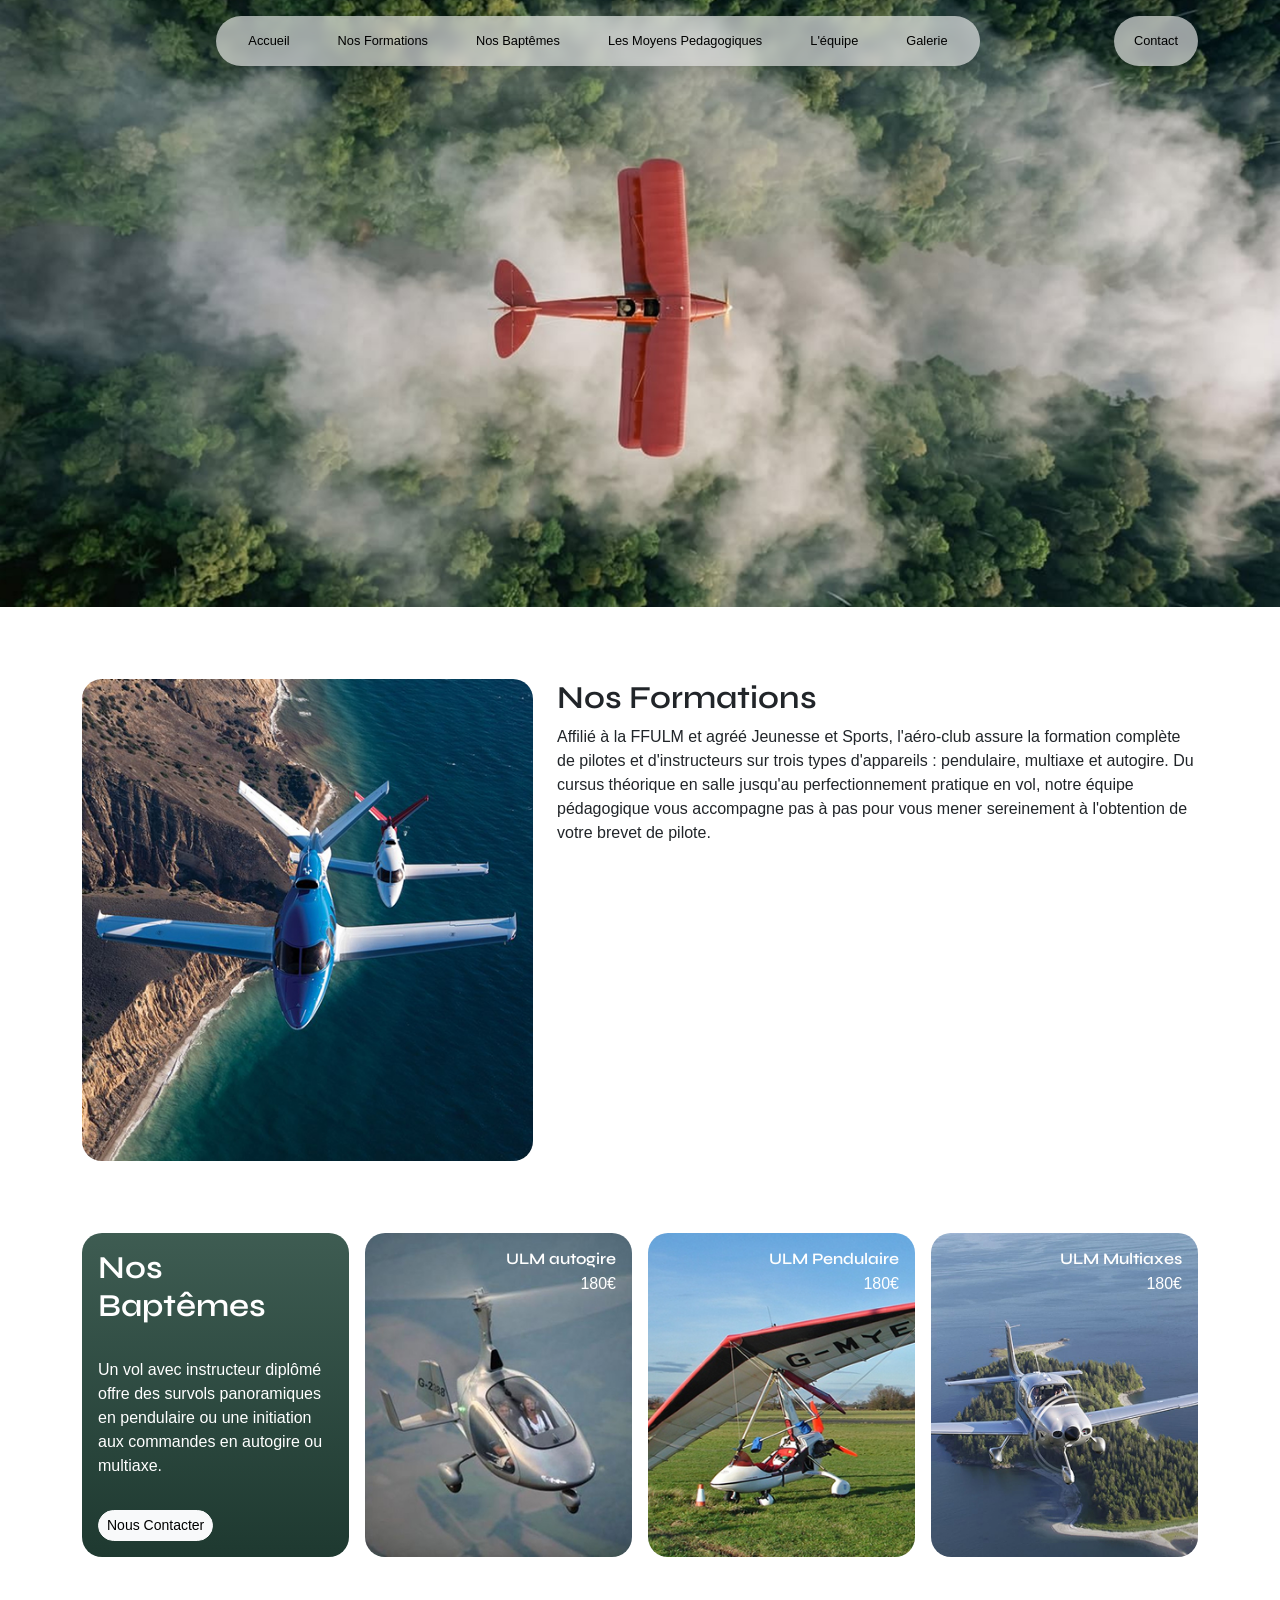
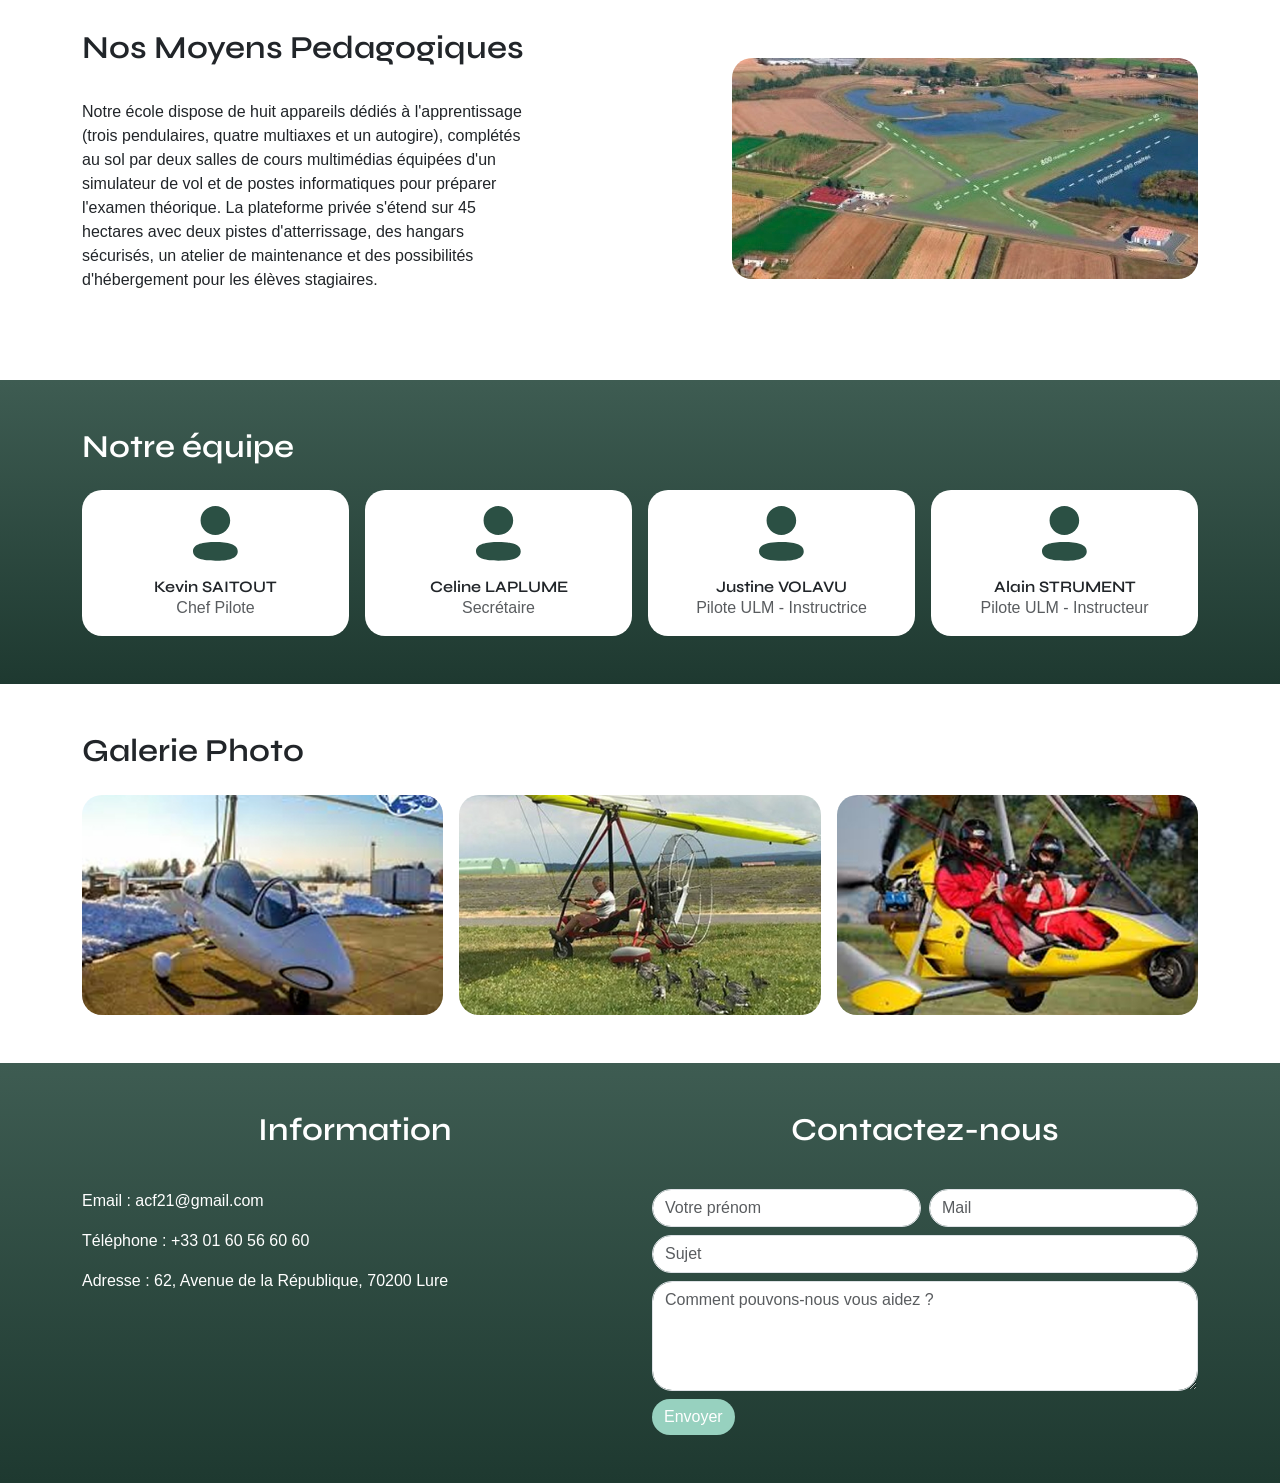
<file: index.html>
<!DOCTYPE html>
<html lang="fr">
    <head>
        <meta charset="UTF-8">
         <meta name="viewport" content="width=device-width, initial-scale=1.0">
        <title>Aéroclub</title>
        <link href="https://cdn.jsdelivr.net/npm/bootstrap@5.3.3/dist/css/bootstrap.min.css" rel="stylesheet">
        <link rel="stylesheet" href="style.css">
    </head>

    <body>
        <nav class="navbar navbar-expand-lg fixed-top py-3">
    <div class="container d-flex align-items-center justify-content-between">

        <div class="collapse navbar-collapse justify-content-center" id="menu">
            <ul class="navbar-nav nav-pill-bg px-4 py-2">
                <li class="nav-item">
                    <a class="nav-link" href="#accueil">Accueil</a>
                </li>
                <li class="nav-item">
                    <a class="nav-link" href="#formations">Nos Formations</a>
                </li>
                <li class="nav-item">
                    <a class="nav-link" href="#baptemes">Nos Baptêmes</a>
                </li>
                <li class="nav-item">
                    <a class="nav-link" href="#moyens">Les Moyens Pedagogiques</a>
                </li>
                <li class="nav-item">
                    <a class="nav-link" href="#equipe">L'équipe</a>
                </li>
                <li class="nav-item">
                    <a class="nav-link" href="#galerie">Galerie</a>
                </li>
            </ul>
        </div>

        <a href="#contact" class="nav-pill-bg btn-contact-pill">Contact</a>
    </div>
</nav>

        <section id="accueil">
                <img src="images/hero.jpg" alt="ULM dans les nuages">
        </section>

        <section id="formations" class="container my-5 py-4">
            <div class="row align-items-start">
                <div class="col-md-5 mb-3 mb-md-0">
                <img src="images/formations.jpg" alt="ULM au dessus de la mer" class="img-fluid rounded">
            </div>

            <div class="col-md-7">
                <h2>Nos Formations</h2>
                <p>Affilié à la FFULM et agréé Jeunesse et Sports, l'aéro-club assure la formation complète de pilotes et d'instructeurs sur trois types d'appareils : pendulaire, multiaxe et autogire. Du cursus théorique en salle jusqu'au perfectionnement pratique en vol, notre équipe pédagogique vous accompagne pas à pas pour vous mener sereinement à l'obtention de votre brevet de pilote.</p>
            </div>
            </div>
        </section>


        <section id="baptemes" class="container mb-5">
            <div class="row g-3">
                <div class="col-md-6 col-lg-3">
                <div class="card text-white h-100 bg-baptemes">
                    <div class="card-body d-flex flex-column">
                        <h2 class="card-title">Nos Baptêmes</h2>
                        <br>
                        <p class="card-text">
                            Un vol avec instructeur diplômé offre des survols panoramiques en pendulaire ou une initiation aux commandes en autogire ou multiaxe.
                        </p>
                        <a href="#contact" class="btn btn-light btn-sm mt-auto align-self-start">Nous Contacter</a>
                    </div>
                </div>
            </div>

            <div class="col-md-6 col-lg-3">
                <div class="card h-100 text-white">
                    <img src="images/bapteme-autogire.jpg" class="card-img h-100 object-fit-cover" alt="ULM autogire">
                    <div class="card-img-overlay text-end">
                        <h6 class="card-title mb-1">ULM autogire</h6>
                        <p class="card-text">180€</p>
                    </div>
                </div>
            </div>

               <div class="col-md-6 col-lg-3">
                <div class="card h-100 text-white">
                    <img src="images/bapteme-pendulaire.jpg" class="card-img h-100 object-fit-cover" alt="ULM autogire">
                    <div class="card-img-overlay text-end">
                        <h6 class="card-title mb-1">ULM Pendulaire</h6>
                        <p class="card-text">180€</p>
                    </div>
                </div>
            </div>

            <div class="col-md-6 col-lg-3">
                <div class="card h-100 text-white">
                    <img src="images/bapteme-multiaxes.jpg" class="card-img h-100 object-fit-cover" alt="ULM autogire">
                    <div class="card-img-overlay text-end">
                        <h6 class="card-title mb-1">ULM Multiaxes</h6>
                        <p class="card-text">180€</p>
                    </div>
                </div>
            </div>
            </div>
        </section>

        <section id="moyens" class="container my-5 py-4">
            <div class="row align-items-center">
                <div class="col-md-5 mb-3 mb-md-0">
                    <h2>Nos Moyens Pedagogiques</h2>
                    <br>
                    <p>Notre école dispose de huit appareils dédiés à l'apprentissage (trois pendulaires, quatre multiaxes et un autogire), complétés au sol par deux salles de cours multimédias équipées d'un simulateur de vol et de postes informatiques pour préparer l'examen théorique. La plateforme privée s'étend sur 45 hectares avec deux pistes d'atterrissage, des hangars sécurisés, un atelier de maintenance et des possibilités d'hébergement pour les élèves stagiaires.</p>
                </div>
                <div class="col-md-7 text-end">
                    <img src="images/aerodrome.jpeg" alt="Aérodrome vu du ciel" class="img-fluid ms-auto d-block">
                </div>
            </div>
        </section>

        <section id="equipe" class="bg-equipe py-5">
            <div class="container">
                <h2 class="text-white mb-4">Notre équipe</h2>
                <div class="row g-3">
                    <div class="col-6 col-lg-3">
                        <div class="card text-center h-100">
                            <div class="card-body">
                                <div class="mb-3">
    <svg width="45" height="55" viewBox="0 0 59 72" fill="none" xmlns="http://www.w3.org/2000/svg">
        <path d="M29.333 47.207C45.2412 47.207 58.6669 49.7328 58.667 59.4795C58.667 69.2298 45.1533 71.667 29.333 71.667C13.4285 71.667 0 69.1403 0 59.3936C6.79284e-05 49.6433 13.5129 47.2071 29.333 47.207ZM29.333 0C40.1097 0 48.7441 8.43561 48.7441 18.96C48.7439 29.4842 40.1096 37.9229 29.333 37.9229C18.5602 37.9227 9.92207 29.484 9.92188 18.96C9.92188 8.43571 18.5601 0.000170471 29.333 0Z" fill="#2B5044"/>
    </svg>
</div>
                                <h6 class="card-title mb-0">Kevin SAITOUT</h6>
                                <p class="card-text text-muted">Chef Pilote</p>
                            </div>
                        </div>
                    </div>

            <div class="col-6 col-lg-3">
                        <div class="card text-center h-100">
                            <div class="card-body">
                                <div class="mb-3">
    <svg width="45" height="55" viewBox="0 0 59 72" fill="none" xmlns="http://www.w3.org/2000/svg">
        <path d="M29.333 47.207C45.2412 47.207 58.6669 49.7328 58.667 59.4795C58.667 69.2298 45.1533 71.667 29.333 71.667C13.4285 71.667 0 69.1403 0 59.3936C6.79284e-05 49.6433 13.5129 47.2071 29.333 47.207ZM29.333 0C40.1097 0 48.7441 8.43561 48.7441 18.96C48.7439 29.4842 40.1096 37.9229 29.333 37.9229C18.5602 37.9227 9.92207 29.484 9.92188 18.96C9.92188 8.43571 18.5601 0.000170471 29.333 0Z" fill="#2B5044"/>
    </svg>
</div>
                                <h6 class="card-title mb-0">Celine LAPLUME</h6>
                                <p class="card-text text-muted">Secrétaire</p>
                            </div>
                        </div>
                    </div>

                    <div class="col-6 col-lg-3">
                        <div class="card text-center h-100">
                            <div class="card-body">
                                <div class="mb-3">
    <svg width="45" height="55" viewBox="0 0 59 72" fill="none" xmlns="http://www.w3.org/2000/svg">
        <path d="M29.333 47.207C45.2412 47.207 58.6669 49.7328 58.667 59.4795C58.667 69.2298 45.1533 71.667 29.333 71.667C13.4285 71.667 0 69.1403 0 59.3936C6.79284e-05 49.6433 13.5129 47.2071 29.333 47.207ZM29.333 0C40.1097 0 48.7441 8.43561 48.7441 18.96C48.7439 29.4842 40.1096 37.9229 29.333 37.9229C18.5602 37.9227 9.92207 29.484 9.92188 18.96C9.92188 8.43571 18.5601 0.000170471 29.333 0Z" fill="#2B5044"/>
    </svg>
</div>
                                <h6 class="card-title mb-0">Justine VOLAVU</h6>
                                <p class="card-text text-muted">Pilote ULM - Instructrice</p>
                            </div>
                        </div>
                    </div>

            <div class="col-6 col-lg-3">
                <div class="card text-center h-100">
                    <div class="card-body">
                        <div class="mb-3">
    <svg width="45" height="55" viewBox="0 0 59 72" fill="none" xmlns="http://www.w3.org/2000/svg">
        <path d="M29.333 47.207C45.2412 47.207 58.6669 49.7328 58.667 59.4795C58.667 69.2298 45.1533 71.667 29.333 71.667C13.4285 71.667 0 69.1403 0 59.3936C6.79284e-05 49.6433 13.5129 47.2071 29.333 47.207ZM29.333 0C40.1097 0 48.7441 8.43561 48.7441 18.96C48.7439 29.4842 40.1096 37.9229 29.333 37.9229C18.5602 37.9227 9.92207 29.484 9.92188 18.96C9.92188 8.43571 18.5601 0.000170471 29.333 0Z" fill="#2B5044"/>
    </svg>
</div>
                        <h6 class="card-title mb-0">Alain STRUMENT</h6>
                        <p class="card-text text-muted">Pilote ULM - Instructeur</p>
                    </div>
                </div>
            </div>
                </div>
            </div>
        </section>

        <section id="galerie" class="container my-5">
            <h2 class="mb-4">Galerie Photo</h2>

            <div class="row g-3">
                <div class="col-6 col-md-4">
                    <img src="images/gallery-1.jpg" class="img-fluid rounded" alt="ULM pendulaire biplace">
                </div>
                <div class="col-6 col-md-4">
                    <img src="images/gallery-2.jpg" class="img-fluid rounded" alt="ULM autogire au sol">
                </div>
                <div class="col-6 col-md-4">
                    <img src="images/gallery-3.jpg" class="img-fluid rounded" alt="Aile de ULM pendulaire">
            </div>
            </div>
        </section>
         
        <footer id="contact" class="bg-equipe text-white py-5">
            <div class="container">
                <div class="row g-4">

                    <div class="col-md-6">
                        <h2 class="mb-3 text-center">Information</h2>
                        <br>
                        <p>Email : acf21@gmail.com</p>
                        <p>Téléphone : +33 01 60 56 60 60</p>
                        <p>Adresse : 62, Avenue de la République, 70200 Lure</p>
                    </div>

                    <div class="col-md-6">
                        <h2 class="mb-3 text-center">Contactez-nous</h2>
                        <br>
                        <form>
                            <div class="row g-2">

                                <div class="col-md-6">
                                <input type="text" class="form-control" placeholder="Votre prénom">
                            </div>

                                <div class="col-md-6">
                                <input type="email" class="form-control" placeholder="Mail">
                            </div>

                             <div class="col-md-12">
                                <input type="text" class="form-control" placeholder="Sujet">
                            </div>

                            <div class="col-md-12">
                                <textarea class="form-control" rows="4" placeholder="Comment pouvons-nous vous aidez ?"></textarea>
                            </div>

                            <div class="col-md-12">
                                <button type="submit" class="btn btn-success">Envoyer</button>
                            </div>
                        </form>
                    </div>
                </div>
            </div>
        </footer>
        
        <script src="https://cdn.jsdelivr.net/npm/bootstrap@5.3.3/dist/js/bootstrap.bundle.min.js"></script>
    </body>
</html>
</file>
<file: style.css>
@font-face {
    font-family: 'Syne';
    src: url('font/Syne-VariableFont_wght.ttf') format('truetype');
    font-weight: 600;
    font-style: normal;
}

.card, .btn, .form-control {
  border-radius: 20px !important;
  overflow: hidden;
}

.card {
  border: none;
}

#formations img,
#moyens img,
#galerie img,
#aerodrome img {
  border-radius: 20px !important;
}

#accueil img {
  width: 100%;
  height: 100%;
  object-fit: cover;
}

.bg-baptemes,
.bg-equipe {
  background: linear-gradient( #3E5C52 0%, #1E3930 100%) !important;
}

#galerie img {
  width: 100%;
  height: 220px;
  object-fit: cover;
}

.nav-pill-bg {
  display: inline-flex;
  padding: 15px 20px;
  align-items: center;
  gap: 32px;
  height: 50px;
  border-radius: 30px;
  background: rgba(255, 255, 255, 0.60);
  filter: drop-shadow(0 9px 10px rgba(0, 0, 0, 0.25));
  backdrop-filter: blur(5px);
  text-decoration: none;

}

.nav-link, .btn-contact-pill {
  color: #000000 !important;
  font-size: 0.8rem;
  text-decoration: none;
}

h2, h6 {
  font-family: 'Syne';
}

body {
  font-family: Arial, Helvetica, serif;
}

.btn-success {
  background-color: #97D1BF;
  border: 1px #FFFFFF;
}
</file>
